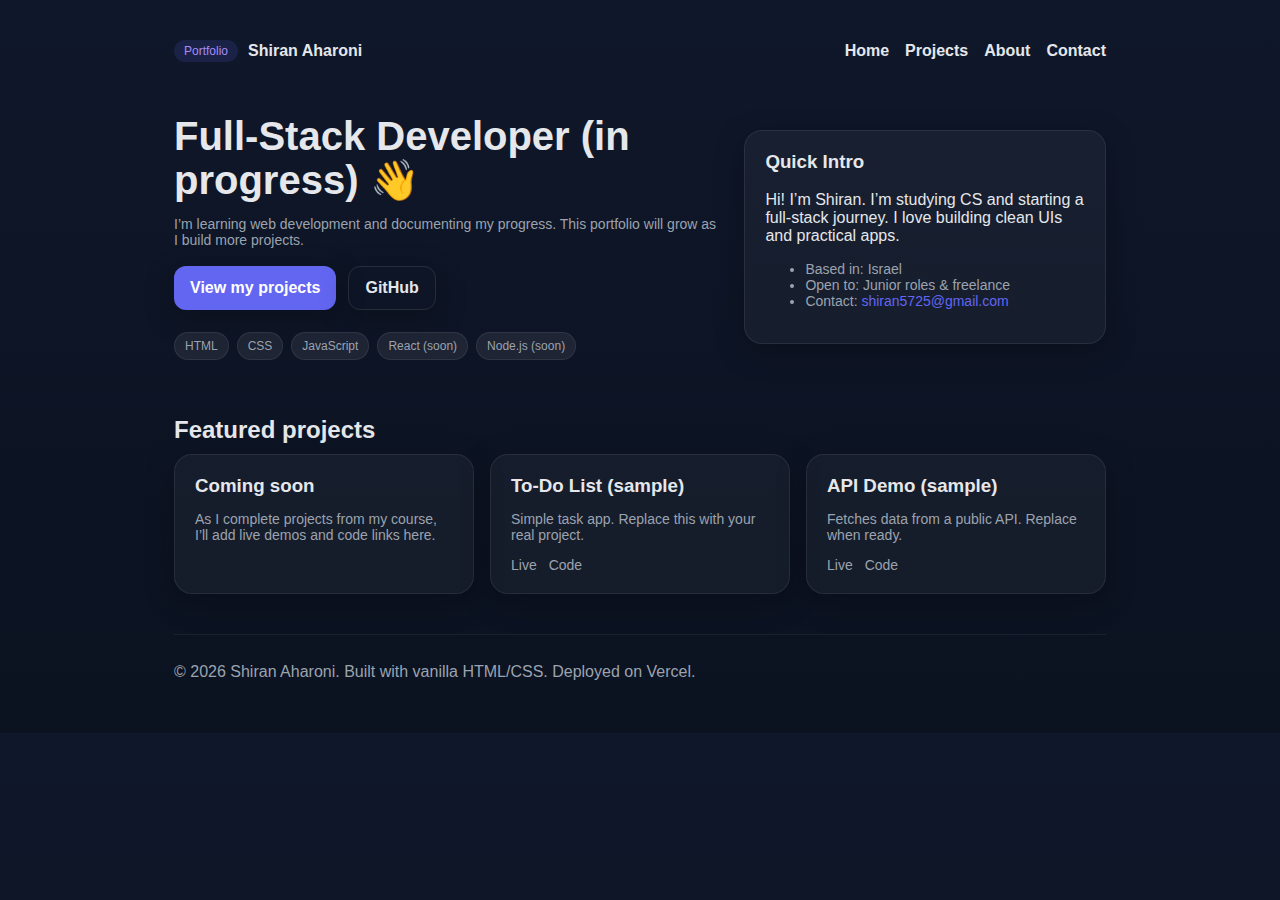
<file: starter/index.html>
<!doctype html>
<html lang="en">
<head>
  <meta charset="utf-8">
  <meta name="viewport" content="width=device-width, initial-scale=1">
  <title>Shiran Aharoni · Portfolio</title>
  <link rel="stylesheet" href="styles.css">
</head>
<body>
  <div class="container">
    <nav class="nav">
      <div class="brand">
        <span class="badge">Portfolio</span>
        <strong>Shiran Aharoni</strong>
      </div>
      <div style="display:flex;gap:16px">
        <a href="index.html">Home</a>
        <a href="projects.html">Projects</a>
        <a href="about.html">About</a>
        <a href="contact.html">Contact</a>
      </div>
    </nav>

    <section class="hero">
      <div>
        <h1 style="font-size:40px;line-height:1.1;margin:0 0 10px 0">Full‑Stack Developer (in progress) 👋</h1>
        <p class="small">I’m learning web development and documenting my progress. This portfolio will grow as I build more projects.</p>
        <div style="display:flex;gap:12px;margin-top:18px">
          <a class="btn" href="projects.html">View my projects</a>
          <a class="btn secondary" href="https://github.com/ShiranAharoni" target="_blank">GitHub</a>
        </div>
        <div style="display:flex;gap:8px;margin-top:22px;flex-wrap:wrap">
          <span class="tag">HTML</span><span class="tag">CSS</span><span class="tag">JavaScript</span><span class="tag">React (soon)</span><span class="tag">Node.js (soon)</span>
        </div>
      </div>
      <div class="card">
        <h3 style="margin-top:0">Quick Intro</h3>
        <p>Hi! I’m Shiran. I’m studying CS and starting a full‑stack journey. I love building clean UIs and practical apps.</p>
        <ul class="small">
          <li>Based in: Israel</li>
          <li>Open to: Junior roles & freelance</li>
          <li>Contact: <a href="mailto:shiran5725@gmail.com">shiran5725@gmail.com</a></li>
        </ul>
      </div>
    </section>

    <section>
      <h2 style="margin-bottom:10px">Featured projects</h2>
      <div class="grid">
        <div class="card">
          <h3 style="margin:0 0 6px 0">Coming soon</h3>
          <p class="small">As I complete projects from my course, I’ll add live demos and code links here.</p>
        </div>
        <div class="card">
          <h3 style="margin:0 0 6px 0">To‑Do List (sample)</h3>
          <p class="small">Simple task app. Replace this with your real project.</p>
          <div style="display:flex;gap:12px;margin-top:10px">
            <a href="#" class="small">Live</a>
            <a href="#" class="small">Code</a>
          </div>
        </div>
        <div class="card">
          <h3 style="margin:0 0 6px 0">API Demo (sample)</h3>
          <p class="small">Fetches data from a public API. Replace when ready.</p>
          <div style="display:flex;gap:12px;margin-top:10px">
            <a href="#" class="small">Live</a>
            <a href="#" class="small">Code</a>
          </div>
        </div>
      </div>
    </section>

    <footer>
      © <span id="y"></span> Shiran Aharoni. Built with vanilla HTML/CSS. Deployed on Vercel.
    </footer>
  </div>
  <script>document.getElementById('y').textContent=new Date().getFullYear()</script>
</body>
</html>
</file>
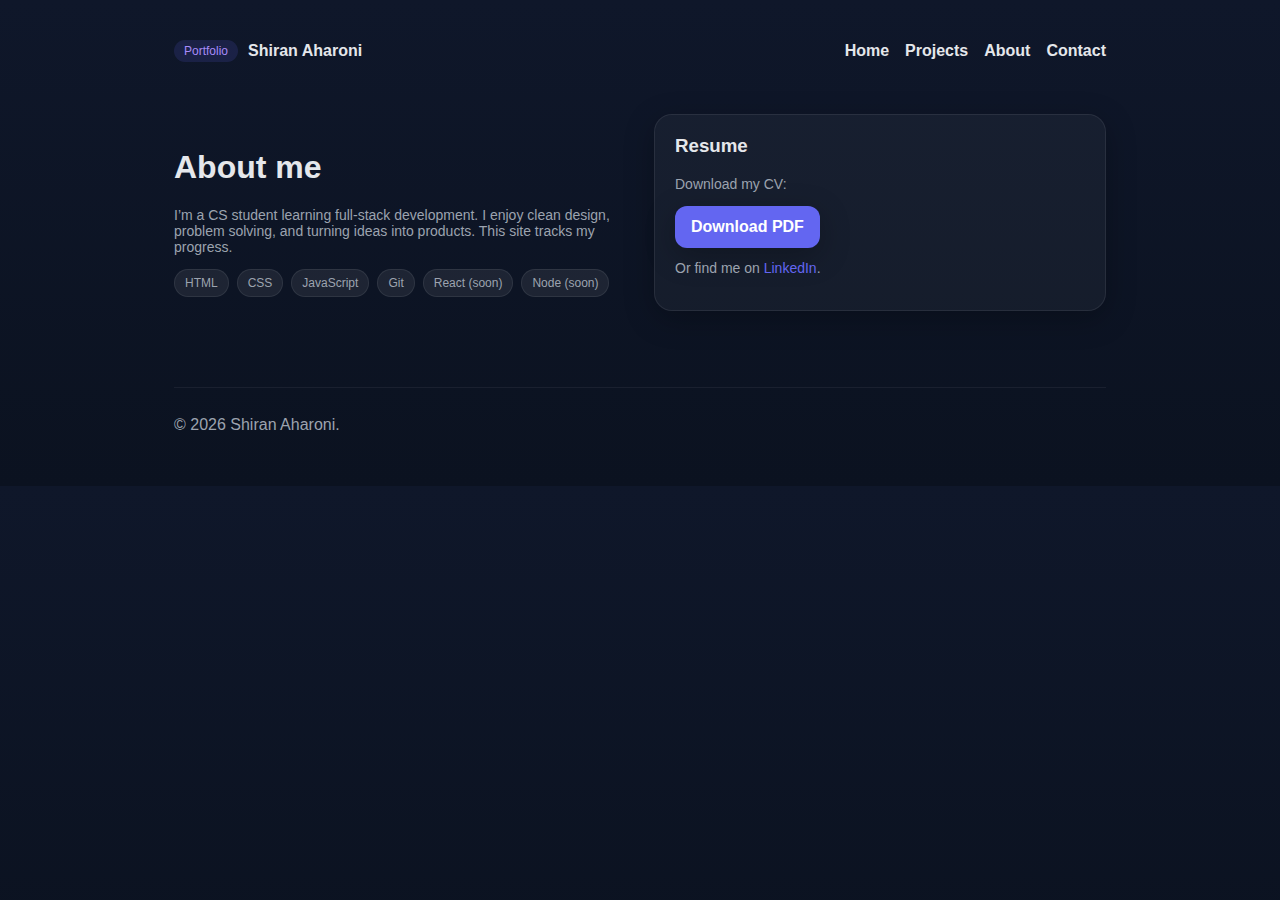
<file: starter/about.html>
<!doctype html>
<html lang="en">
<head>
  <meta charset="utf-8">
  <meta name="viewport" content="width=device-width, initial-scale=1">
  <title>About · Shiran Aharoni</title>
  <link rel="stylesheet" href="styles.css">
</head>
<body>
  <div class="container">
    <nav class="nav">
      <div class="brand">
        <span class="badge">Portfolio</span>
        <strong>Shiran Aharoni</strong>
      </div>
      <div style="display:flex;gap:16px">
        <a href="index.html">Home</a>
        <a href="projects.html">Projects</a>
        <a href="about.html">About</a>
        <a href="contact.html">Contact</a>
      </div>
    </nav>

    <div class="hero" style="grid-template-columns:1fr 1fr">
      <div>
        <h1>About me</h1>
        <p class="small">
          I’m a CS student learning full‑stack development. I enjoy clean design,
          problem solving, and turning ideas into products. This site tracks my progress.
        </p>
        <div style="display:flex;gap:8px;flex-wrap:wrap;margin-top:10px">
          <span class="tag">HTML</span><span class="tag">CSS</span><span class="tag">JavaScript</span>
          <span class="tag">Git</span><span class="tag">React (soon)</span><span class="tag">Node (soon)</span>
        </div>
      </div>
      <div class="card">
        <h3 style="margin-top:0">Resume</h3>
        <p class="small">Download my CV:</p>
        <a class="btn" href="resume.pdf" download>Download PDF</a>
        <p class="small" style="margin-top:12px">Or find me on <a href="https://linkedin.com/in/shiranaharoni" target="_blank">LinkedIn</a>.</p>
      </div>
    </div>

    <footer>
      © <span id="y"></span> Shiran Aharoni.
    </footer>
  </div>
  <script>document.getElementById('y').textContent=new Date().getFullYear()</script>
</body>
</html>
</file>
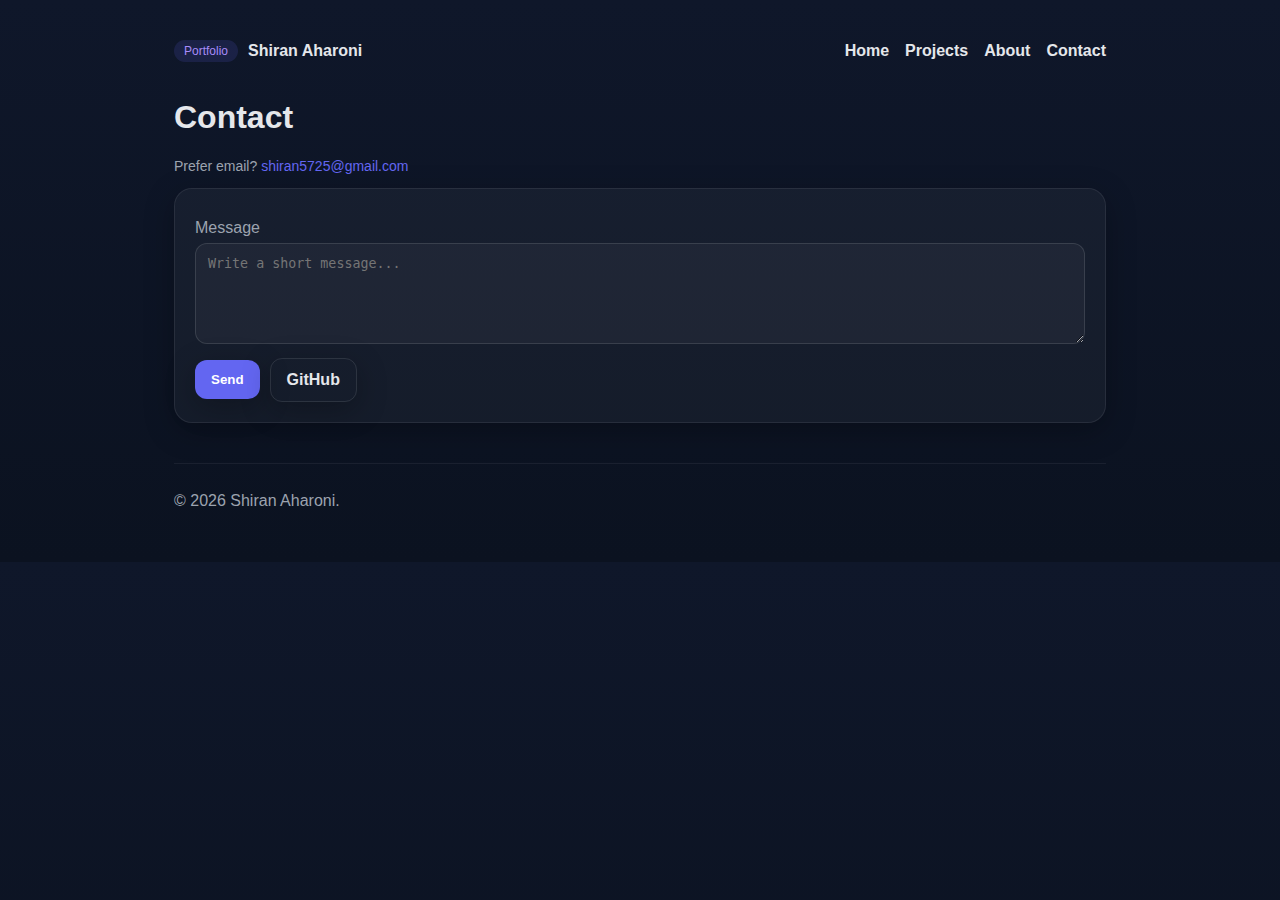
<file: starter/contact.html>
<!doctype html>
<html lang="en">
<head>
  <meta charset="utf-8">
  <meta name="viewport" content="width=device-width, initial-scale=1">
  <title>Contact · Shiran Aharoni</title>
  <link rel="stylesheet" href="styles.css">
</head>
<body>
  <div class="container">
    <nav class="nav">
      <div class="brand">
        <span class="badge">Portfolio</span>
        <strong>Shiran Aharoni</strong>
      </div>
      <div style="display:flex;gap:16px">
        <a href="index.html">Home</a>
        <a href="projects.html">Projects</a>
        <a href="about.html">About</a>
        <a href="contact.html">Contact</a>
      </div>
    </nav>

    <h1>Contact</h1>
    <p class="small">Prefer email? <a href="mailto:shiran5725@gmail.com">shiran5725@gmail.com</a></p>

    <div class="card">
      <form onsubmit="event.preventDefault(); window.location='mailto:shiran5725@gmail.com?subject=Portfolio%20Contact&body='+encodeURIComponent(document.getElementById('msg').value)">
        <label for="msg">Message</label>
        <textarea id="msg" rows="5" placeholder="Write a short message..."></textarea>
        <div class="form-actions" style="margin-top:10px">
          <button class="btn" type="submit">Send</button>
          <a class="btn secondary" href="https://github.com/ShiranAharoni" target="_blank">GitHub</a>
        </div>
      </form>
    </div>

    <footer>
      © <span id="y"></span> Shiran Aharoni.
    </footer>
  </div>
  <script>document.getElementById('y').textContent=new Date().getFullYear()</script>
</body>
</html>
</file>
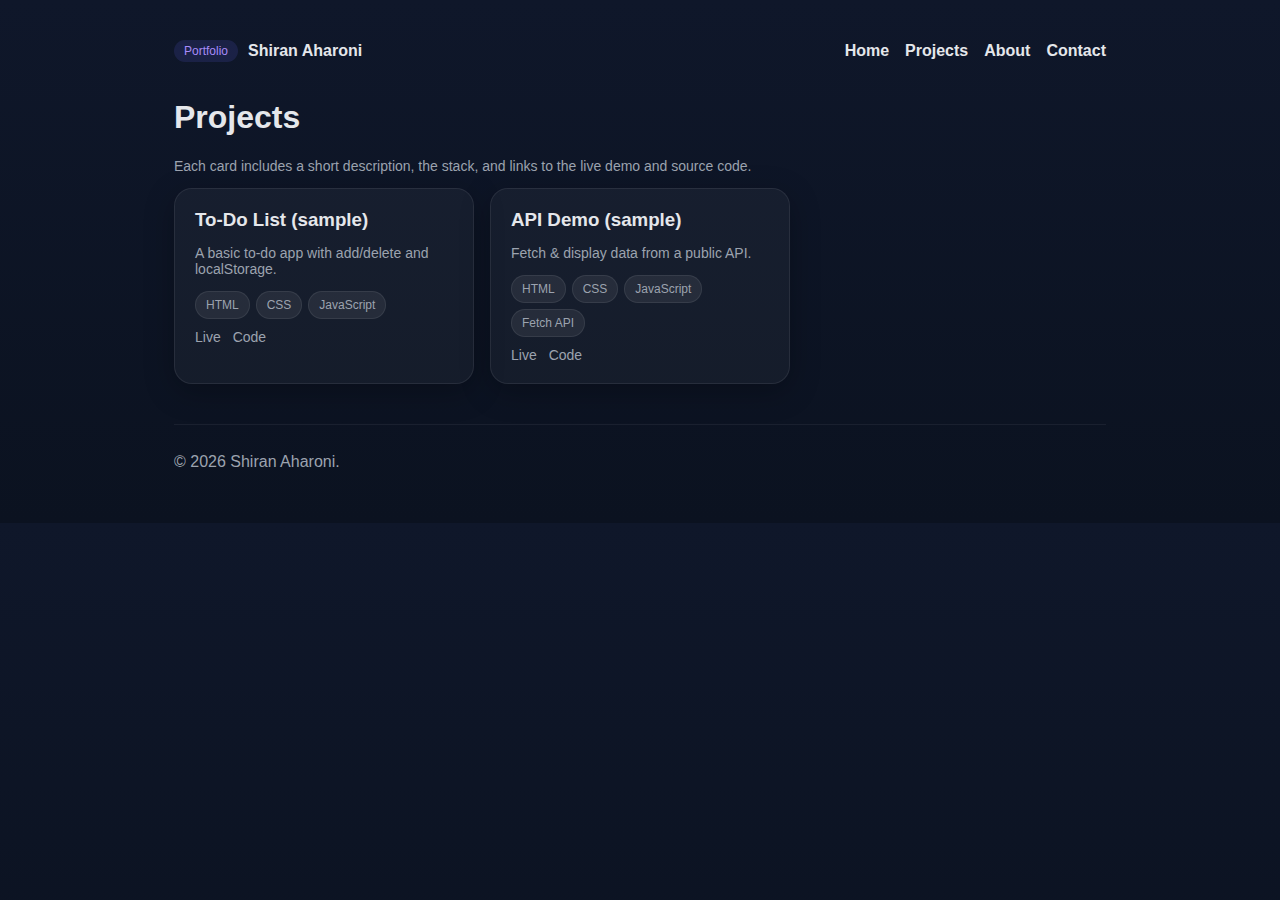
<file: starter/projects.html>
<!doctype html>
<html lang="en">
<head>
  <meta charset="utf-8">
  <meta name="viewport" content="width=device-width, initial-scale=1">
  <title>Projects · Shiran Aharoni</title>
  <link rel="stylesheet" href="styles.css">
</head>
<body>
  <div class="container">
    <nav class="nav">
      <div class="brand">
        <span class="badge">Portfolio</span>
        <strong>Shiran Aharoni</strong>
      </div>
      <div style="display:flex;gap:16px">
        <a href="index.html">Home</a>
        <a href="projects.html">Projects</a>
        <a href="about.html">About</a>
        <a href="contact.html">Contact</a>
      </div>
    </nav>

    <h1>Projects</h1>
    <p class="small">Each card includes a short description, the stack, and links to the live demo and source code.</p>

    <div class="grid" id="projects"></div>

    <footer>
      © <span id="y"></span> Shiran Aharoni.
    </footer>
  </div>
  <script>
    const projects=[
      {
        title:"To‑Do List (sample)",
        desc:"A basic to‑do app with add/delete and localStorage.",
        stack:["HTML","CSS","JavaScript"],
        live:"#",
        code:"#",
        image:""
      },
      {
        title:"API Demo (sample)",
        desc:"Fetch & display data from a public API.",
        stack:["HTML","CSS","JavaScript","Fetch API"],
        live:"#",
        code:"#",
        image:""
      }
    ];
    const grid=document.getElementById('projects');
    projects.forEach(p=>{
      const card=document.createElement('div');
      card.className='card';
      card.innerHTML=`
        <h3 style="margin:0 0 6px 0">${p.title}</h3>
        <p class="small">${p.desc}</p>
        <div style="display:flex;gap:6px;margin:10px 0;flex-wrap:wrap">
          ${p.stack.map(s=>`<span class="tag">${s}</span>`).join('')}
        </div>
        <div style="display:flex;gap:12px;margin-top:10px">
          <a class="small" href="${p.live}" target="_blank">Live</a>
          <a class="small" href="${p.code}" target="_blank">Code</a>
        </div>`;
      grid.appendChild(card);
    });
    document.getElementById('y').textContent=new Date().getFullYear()
  </script>
</body>
</html>
</file>
<file: starter/styles.css>
:root{
  --bg:#0f172a; /* slate-900 */
  --panel:#111827; /* gray-900 */
  --muted:#9ca3af; /* gray-400 */
  --accent:#6366f1; /* indigo-500 */
  --accent-2:#a78bfa; /* violet-400 */
  --text:#e5e7eb; /* gray-200 */
  --white:#fff;
  --shadow: 0 8px 30px rgba(0,0,0,.25);
}
*{box-sizing:border-box}
html,body{margin:0;padding:0;background:linear-gradient(180deg,var(--bg),#0b1220);color:var(--text);font-family:Inter,Segoe UI,Roboto,Helvetica,Arial,sans-serif}
a{color:var(--accent);text-decoration:none}
a:hover{opacity:.9}
.container{max-width:980px;margin:0 auto;padding:24px}
.nav{display:flex;gap:18px;align-items:center;justify-content:space-between;padding:16px 0}
.nav a{font-weight:600;color:var(--text)}
.nav .brand{display:flex;align-items:center;gap:10px}
.badge{padding:4px 10px;border-radius:999px;background:rgba(99,102,241,.15);color:var(--accent-2);font-size:12px}
.btn{display:inline-flex;align-items:center;gap:8px;padding:12px 16px;border-radius:12px;background:var(--accent);color:var(--white);font-weight:600;box-shadow:var(--shadow);border:0;cursor:pointer}
.btn.secondary{background:transparent;border:1px solid rgba(255,255,255,.1);color:var(--text)}
.hero{display:grid;grid-template-columns:1.2fr .8fr;gap:28px;align-items:center;padding:36px 0}
.card{background:rgba(255,255,255,.04);border:1px solid rgba(255,255,255,.08);border-radius:18px;padding:20px;box-shadow:var(--shadow)}
.grid{display:grid;grid-template-columns:repeat(3,1fr);gap:16px}
.tag{font-size:12px;padding:6px 10px;border-radius:999px;background:rgba(255,255,255,.07);border:1px solid rgba(255,255,255,.08);color:var(--muted)}
.small{color:var(--muted);font-size:14px}
footer{padding:28px 0;color:var(--muted);border-top:1px solid rgba(255,255,255,.06);margin-top:40px}
input,textarea{width:100%;padding:12px;border-radius:12px;border:1px solid rgba(255,255,255,.12);background:rgba(255,255,255,.04);color:var(--text)}
label{display:block;margin:10px 0 6px 0;color:var(--muted)}
.form-actions{display:flex;gap:10px;align-items:center}
@media (max-width:900px){
  .hero{grid-template-columns:1fr}
  .grid{grid-template-columns:1fr}
}
</file>
